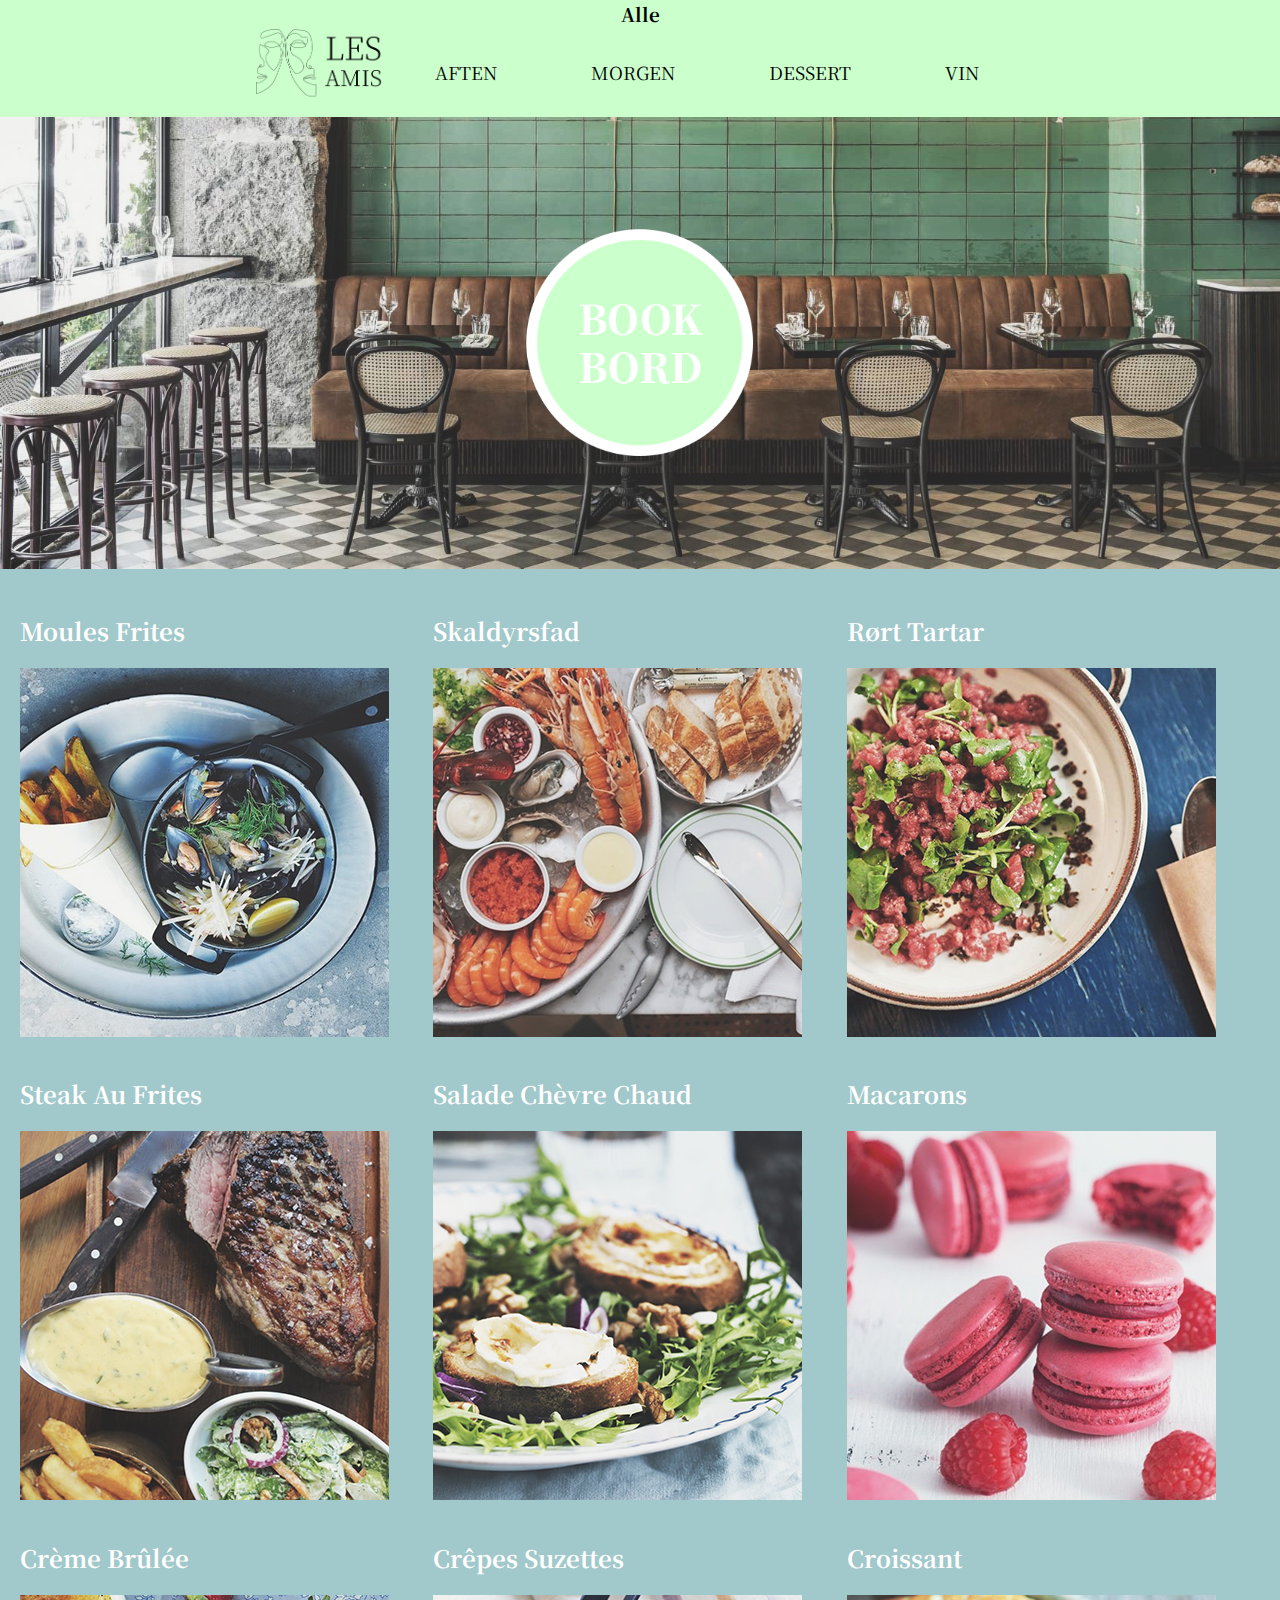
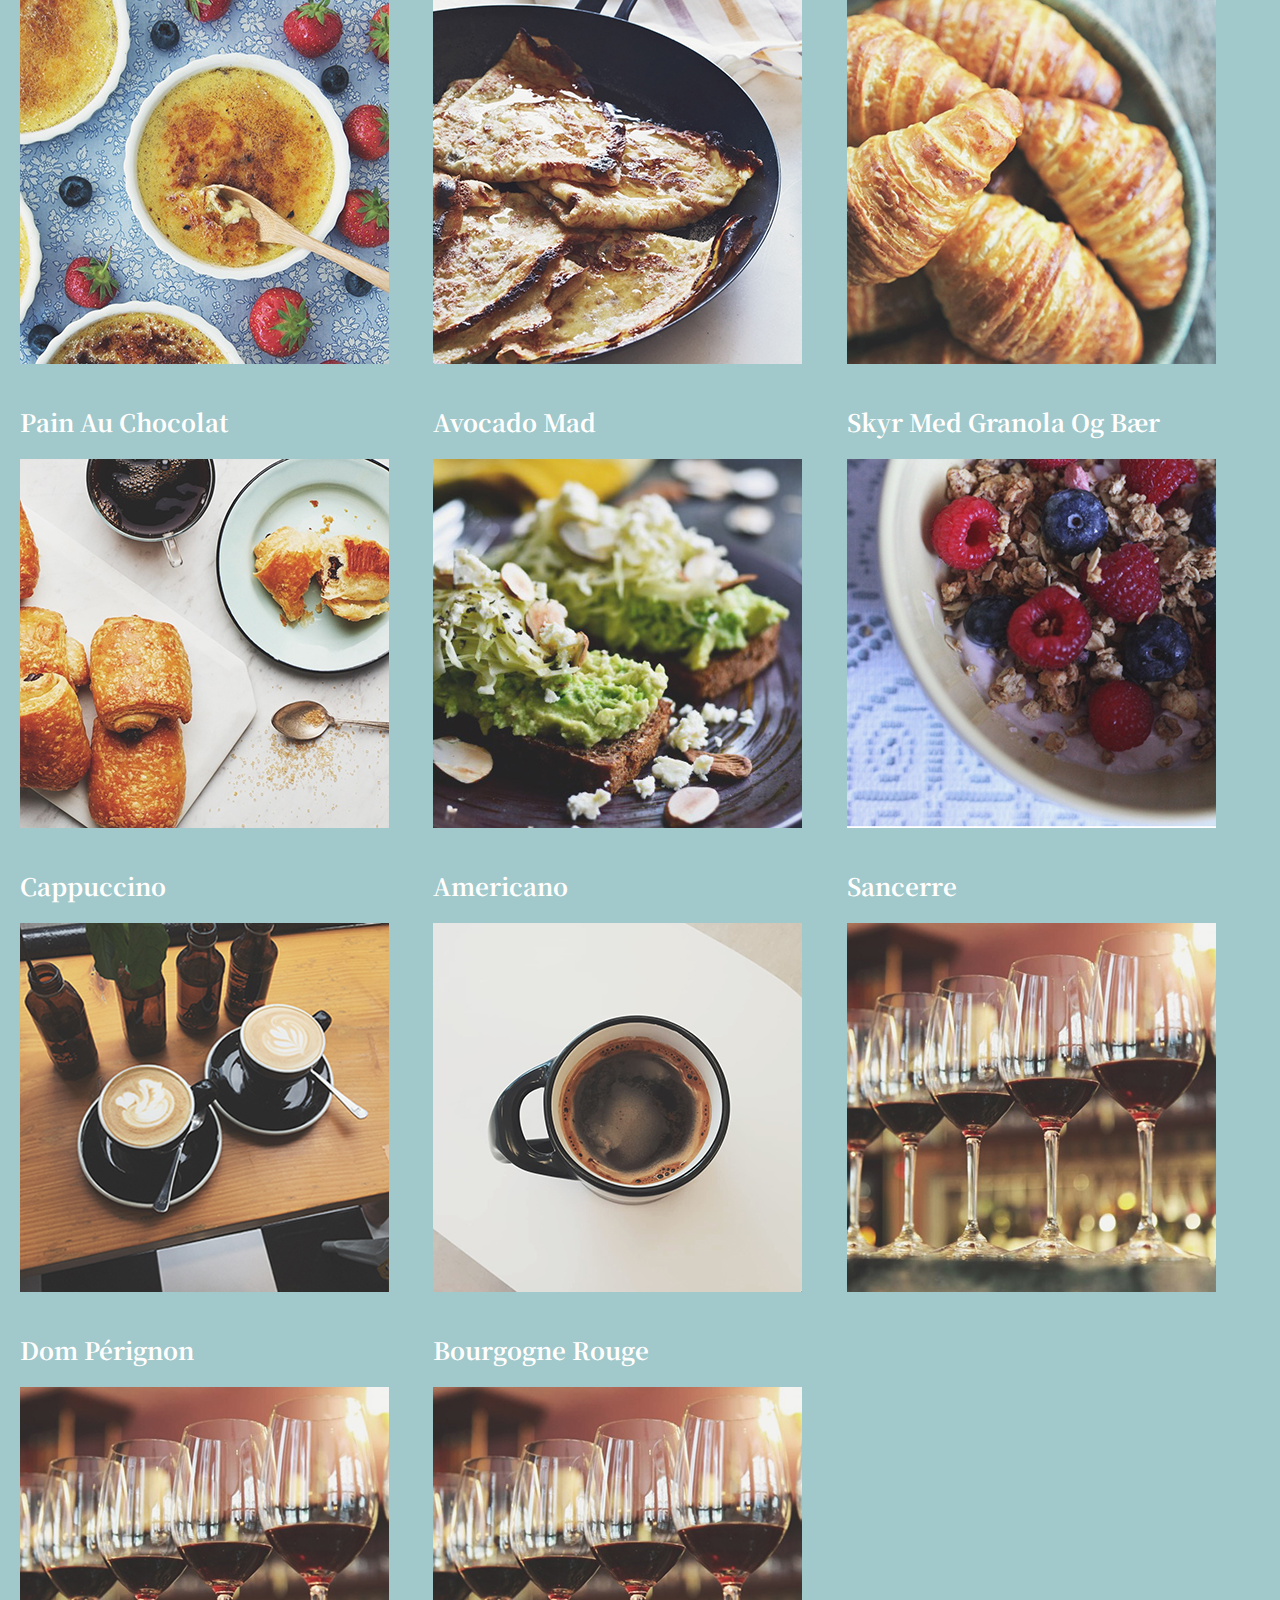
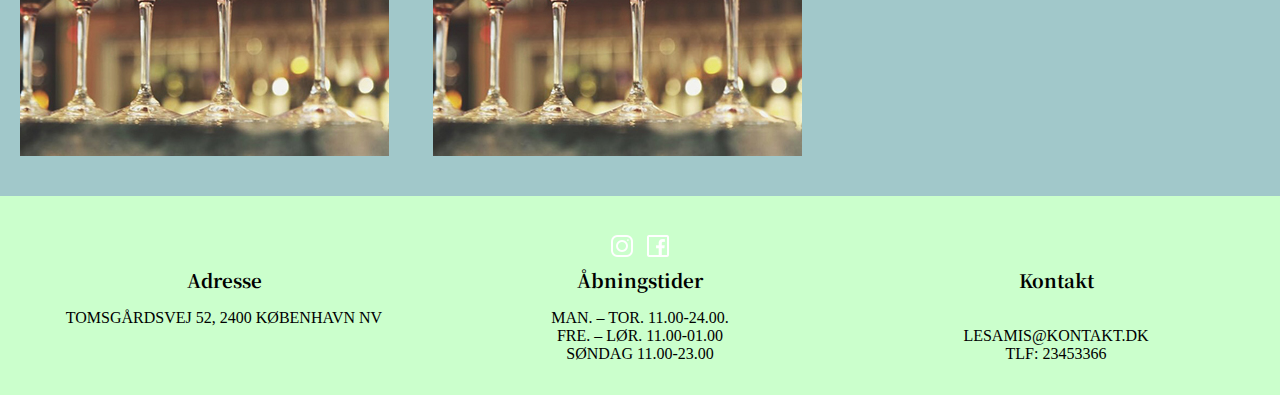
<file: index.html>
<!DOCTYPE html>
<html lang="da">

<head>
    <meta charset="utf-8">
    <meta name="viewport" content="width=device-width, initial-scale=1.0">
    <title>Les Amis</title>
    <link rel="stylesheet" href="style.css">
    <link href="https://fonts.googleapis.com/css?family=Noto+Serif+JP" rel="stylesheet">
</head>

<body>
    <header>
        <!--        Burger menu linjer >-->

        <h3></h3>
        <button class="burger">
        <div class="bar1"></div>
        <div class="bar2"></div>
        <div class="bar3"></div>
    </button>

        <!--  Menu knapper -->


        <nav>

            <a href="index.html"><img src="logo.png" alt="logo"></a>
            <ul>
                <li><button class="menu-item" data-kategori="aften">Aften</button></li>
                <li><button class="menu-item" data-kategori="morgenmad">Morgen</button></li>
                <li><button class="menu-item" data-kategori="dessert">Dessert</button></li>
                <li><button class="menu-item" data-kategori="vin">Vin</button></li>
                <!--            <button class="menu-item" data-kategori="kontakt">Kontakt</button>-->
            </ul>
        </nav>



    </header>

    <!-- Splash billede / forside -->
    <section id="splash">
        <a href="kontakt.html"><img src="splashny.png" alt="forside, splash" class="responsive"></a>
    </section>

    <!-- Main indholdet, selve templaten der indeholder hele json filen -->
    <main class="main-container">
        <section class="data-container"></section>
    </main>
    <template class="retter-template">
            <article>
                <h2 class = "data-navn"></h2>

<img class = "data-billede"  src = "" alt = "" >
                <p class="data-kortbeskrivelse"></p>
<!--                <p>Pris: <span class="data-pris"></span> DKK </p>-->
            </article>
        </template>

    <!-- Footer med kontakt oplysninger -->
    <footer>
        <br>

        <a href="https://www.instagram.com/celinalindqvist/">
<img alt="link" src="imgs/insta.png"></a> <a href="https://www.facebook.com/celina.lindqvist">
<img alt="link" src="imgs/nyface.png"></a>

        <div class="sectionwrapper">
            <div class="row">
                <div class="column">
                    <h3>Adresse</h3>
                    <p>TOMSGÅRDSVEJ 52, 2400 KØBENHAVN NV</p>
                </div>
                <div class="column">
                    <h3>Åbningstider</h3>
                    <p>MAN. – TOR. 11.00-24.00.<br> FRE. – LØR. 11.00-01.00 <br> SØNDAG 11.00-23.00 </p>
                </div>
                <div class="column">
                    <h3>Kontakt</h3><br>
                    <p>LESAMIS@KONTAKT.DK <br> TLF: 23453366</p>
                </div>
            </div>
        </div>

    </footer>



    <script src="javascript.js"></script>



</body>

</html>
</file>
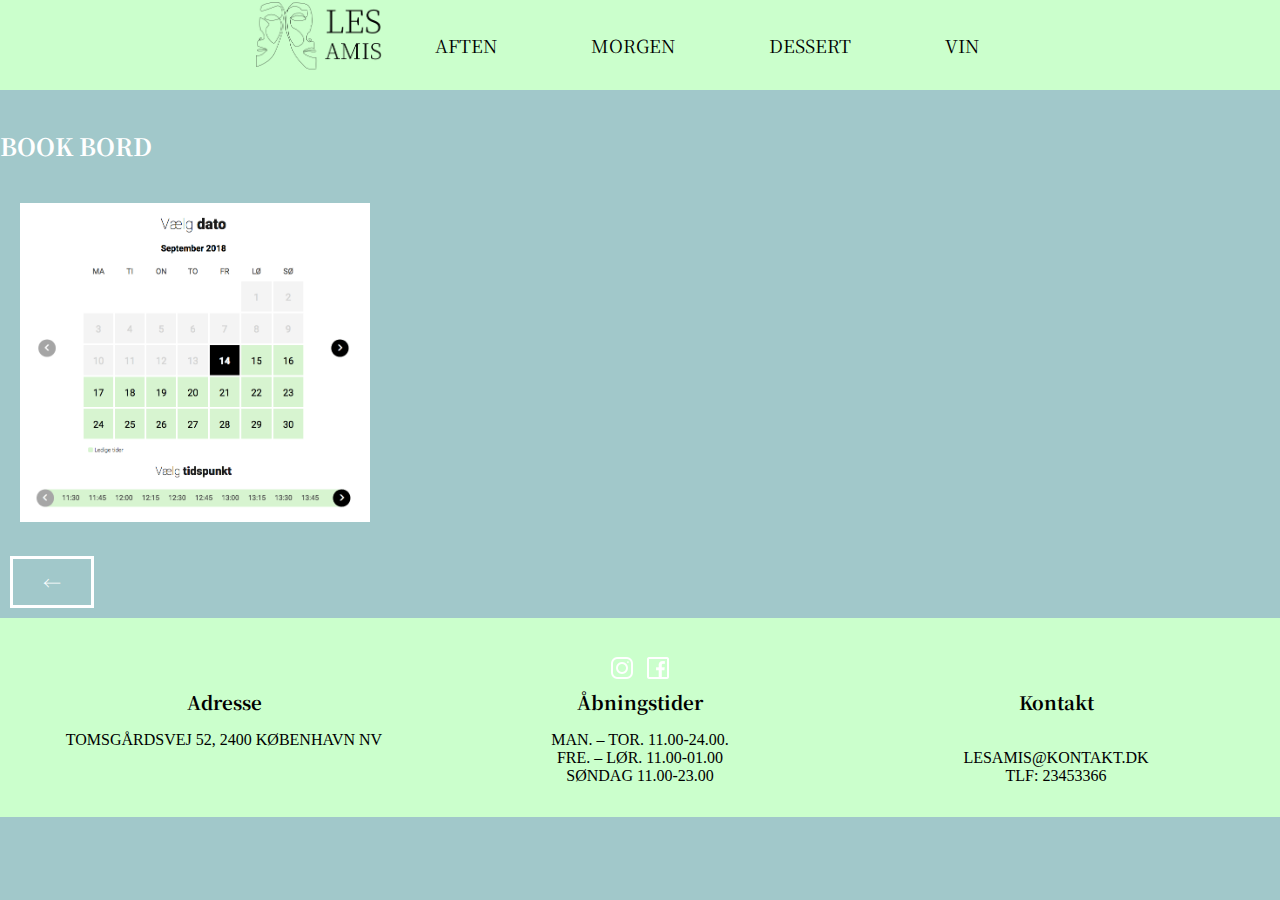
<file: kontakt.html>
<!DOCTYPE html>
<html lang="da">

<head>
    <meta charset="utf-8">
    <meta name="viewport" content="width=device-width, initial-scale=1.0">
    <title>Les Amis</title>
    <link rel="stylesheet" href="style.css">
    <link href="https://fonts.googleapis.com/css?family=Noto+Serif+JP" rel="stylesheet">
</head>

<body>

    <!-- MODAL
    <section id="modal">
        <button>Close</button>
        <div id="modal-content">
            <h2 class="modal-navn"></h2>
            <img class="modal-billede" src="" alt="">
            <p class="modal-kortbeskrivelse"></p>

        </div>
    </section>
-->
    <header>
        <!--        Burger menu linjer >-->

        <h3></h3>
        <button class="burger">
        <div class="bar1"></div>
        <div class="bar2"></div>
        <div class="bar3"></div>
    </button>

        <!--  Menu knapper -->


        <nav>

            <a href="index.html"><img src="logo.png" alt="logo"></a>
            <ul>
                <li><button class="menu-item" data-kategori="aften">Aften</button></li>
                <li><button class="menu-item" data-kategori="morgenmad">Morgen</button></li>
                <li><button class="menu-item" data-kategori="dessert">Dessert</button></li>
                <li><button class="menu-item" data-kategori="vin">Vin</button></li>
                <!--            <button class="menu-item" data-kategori="kontakt">Kontakt</button>-->
            </ul>
        </nav>



    </header>

    <br>
    <h2>BOOK BORD</h2>



    <img src="bord.png" style="width: 350px; padding: 20px;">

    <br>
    <a href="index.html">

    <button>←</button>
</a>



    <footer>
        <br>

        <a href="https://www.instagram.com/celinalindqvist/">
<img alt="link" src="imgs/insta.png"></a> <a href="https://www.facebook.com/celina.lindqvist">
<img alt="link" src="imgs/nyface.png"></a>

        <div class="sectionwrapper">
            <div class="row">
                <div class="column">
                    <h3>Adresse</h3>
                    <p>TOMSGÅRDSVEJ 52, 2400 KØBENHAVN NV</p>
                </div>
                <div class="column">
                    <h3>Åbningstider</h3>
                    <p>MAN. – TOR. 11.00-24.00.<br> FRE. – LØR. 11.00-01.00 <br> SØNDAG 11.00-23.00 </p>
                </div>
                <div class="column">
                    <h3>Kontakt</h3><br>
                    <p>LESAMIS@KONTAKT.DK <br> TLF: 23453366</p>
                </div>


            </div>

            <!--     <br><br>Bistro Les Amis 2018 | Tomsgårdsvej 9, 2400 Kbh NV | TEL: 44556677-->
        </div>

    </footer>



    <script src="javascript.js "></script>


</body>

</html>
</file>
<file: style.css>
/* Website */

.main {
    max-width: 1000px;
    margin: 0;
}


body {
    background-color: #a1c8ca;
    color: black;
    position: relative;
    margin: 0;
    min-height: 100%;

}

.main-container {

    padding: 20px;
    justify-content: center;
    display: grid;
    grid-template-columns: 1fr 1fr 1fr;
}

h1 {
    font-family: monospace;
    font-size: 58px;
    justify-content: center;
    text-align: center;
    margin: 0px auto;
    display: block;
    color: orange;
    font-family: 'Noto Serif JP', sans-serif;

}

h2 {
    text-transform: capitalize;
    color: white;
    font-family: 'Noto Serif JP', sans-serif;
}

h3 {
    justify-content: center;
    text-transform: capitalize;
    justify-content: center;
    text-align: center;
    margin: 0px auto;
    display: block;
    color: black;
    font-family: 'Noto Serif JP', sans-serif;


}

/*Menu bar */

nav {
    display: flex;
    background-color: #cbffcc;
    padding: 2px;
    flex-wrap: wrap;
    justify-content: center;
    text-transform: capitalize;
    overflow: hidden;
    font-family: 'Noto Serif JP', sans-serif;

}

nav img {
    max-height: 80px;
    flex-wrap: wrap;
    justify-content: center;


}

header {
    background-color: #cbffcc;

}


.menu-item {
    background-color: #cbffcc;
    /* Green */
    border: none;
    color: black;
    padding: 15px 30px;
    text-align: right;
    text-decoration: none;
    display: inline-block;
    font-size: 18px;
    font-family: 'Noto Serif JP', sans-serif;
    text-transform: uppercase;
    position: relative;
    z-index: 9000;
}

/*

Mediaquerys og Grid
*/

@media only screen and (max-width: 1229px) {
    .main-container {
        grid-template-columns: 1fr 1fr;
    }
}

@media only screen and (max-width: 780px) {
    .ret img {
        width: 100%
    }
    .main-container {
        grid-template-columns: 1fr;
    }
}

@media only screen and (max-width: 480px) {
    .ret img {
        width: 100%
    }
    .main-container {
        grid-template-columns: 1fr;
    }
}

/*Knapper (tilbage)*/

button {

    background-color: #a1c8ca;
    text-align: center;
    font-size: 18px;
    padding: 10px 30px;
    transition: all 0.5s;
    cursor: pointer;
    margin: 10px;
    justify-content: flex-end;
    font-family: 'Noto Serif JP', sans-serif;
    border: solid white;
    color: white;



}

button:hover {

    color: lightgray;




}

.menu-button {
    z-index: 10000;

}

/*Billeder - overlay og resoinsive*/

.main-container img:hover {
    filter: brightness(70%);
    z-index: -200;

}

.responsive {
    width: 100%;
    height: auto;
    align-content: center;
}

/*Footer */

footer {
    right: 0;
    bottom: 0;
    left: 0;
    padding: 1rem;
    text-align: center;
    background-color: #cbffcc;

}

.row {
    display: flex;
    flex-wrap: wrap;
}

.column {
    flex-basis: 300px;
    flex-grow: 1;
    flex-direction: column;

}


/* NAv bar sticky */

#navbar {
    overflow: hidden;
    z-index: 6000;
}

.content {
    padding: 20px;
}

.sticky {
    position: fixed;
    top: 0;
    width: 100%;
}


.sticky + .content {
    padding-top: 60px;
}


/*Burger menu ved mobile*/

.burger {
    /*         display: inline-block;*/
    cursor: pointer;
    background: #cbffcc;
    border: none;
    justify-self: end;

}

ul {
    list-style: none;
    margin: 0;
    padding: 0;
}

li {
    padding: 5px;
    cursor: pointer;

}

.bar1,
.bar2,
.bar3 {
    width: 35px;
    height: 5px;
    background-color: #333;
    margin: 6px 0;
    transition: 0.4s;
}

nav {
    max-height: 0px;
    overflow: hidden;
    transition: 0.6s;
    background: #cbffcc;
    color: aqua;
}

nav.show {
    max-height: 500px;
}

/* Rotate first bar */

.change .bar1 {
    transform: rotate(-45deg) translate(-9px, 6px);
}

/* Fade out the second bar */

.change .bar2 {
    opacity: 0;
}

/* Rotate last bar */

.change .bar3 {
    transform: rotate(45deg) translate(-8px, -8px);
}

@media screen and (min-width:768px) {
    .burger {
        display: none;
    }
    nav {
        max-height: 200px;
    }
    li {
        display: inline-block;
    }
}
</file>
